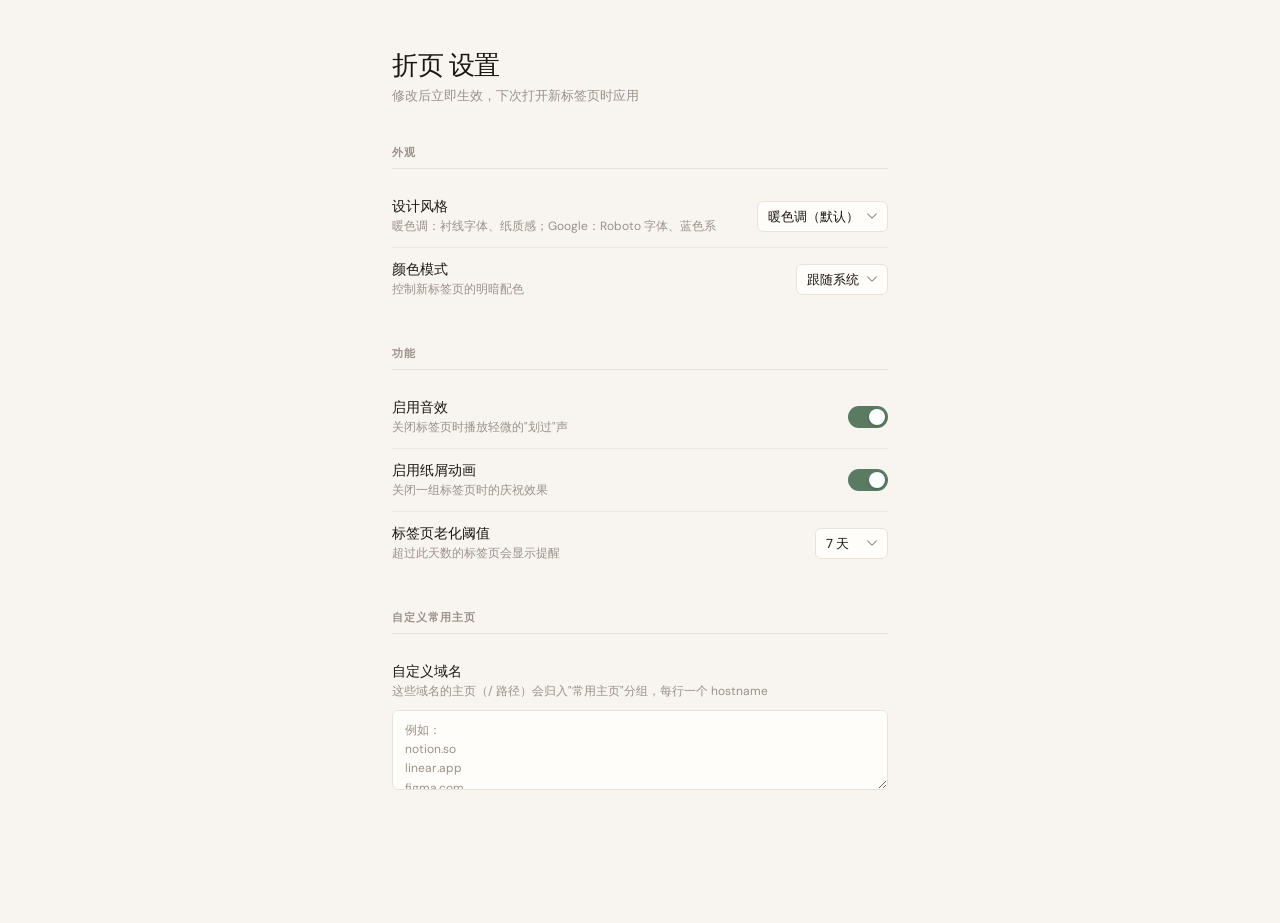
<file: extension/options.html>
<!DOCTYPE html>
<html lang="zh-CN">
<head>
  <meta charset="UTF-8">
  <meta name="viewport" content="width=device-width, initial-scale=1.0">
  <title>折页 设置</title>
  <link rel="preconnect" href="https://fonts.googleapis.com">
  <link href="https://fonts.googleapis.com/css2?family=DM+Sans:wght@300;400;500;600&family=Newsreader:ital,opsz,wght@0,6..72,300;0,6..72,400;1,6..72,300&family=Roboto:wght@300;400;500;700&display=swap" rel="stylesheet">
  <style>
    :root {
      --ink: #1a1613;
      --paper: #f8f5f0;
      --warm-gray: #e8e2da;
      --muted: #9a918a;
      --accent-amber: #c8713a;
      --accent-sage: #5a7a62;
      --accent-rose: #b35a5a;
      --card-bg: #fffdf9;
    }
    @media (prefers-color-scheme: dark) {
      :root:not([data-theme="light"]) {
        --ink: #e8e3da; --paper: #191510; --warm-gray: #2d2820;
        --muted: #8a8078; --card-bg: #211d18;
      }
    }
    :root[data-theme="dark"] {
      --ink: #e8e3da; --paper: #191510; --warm-gray: #2d2820;
      --muted: #8a8078; --card-bg: #211d18;
    }

    * { margin: 0; padding: 0; box-sizing: border-box; }

    body {
      font-family: 'DM Sans', sans-serif;
      background: var(--paper);
      color: var(--ink);
      min-height: 100vh;
      -webkit-font-smoothing: antialiased;
    }

    .page {
      max-width: 560px;
      margin: 0 auto;
      padding: 48px 32px 80px;
    }

    h1 {
      font-family: 'Newsreader', serif;
      font-weight: 300;
      font-size: 26px;
      letter-spacing: -0.5px;
      margin-bottom: 4px;
    }

    .subtitle {
      font-size: 13px;
      color: var(--muted);
      margin-bottom: 40px;
    }

    .section {
      margin-bottom: 36px;
    }

    .section-title {
      font-size: 11px;
      font-weight: 600;
      text-transform: uppercase;
      letter-spacing: 1px;
      color: var(--muted);
      margin-bottom: 16px;
      padding-bottom: 8px;
      border-bottom: 1px solid var(--warm-gray);
    }

    .field {
      display: flex;
      align-items: center;
      justify-content: space-between;
      padding: 12px 0;
      border-bottom: 1px solid rgba(154, 145, 138, 0.12);
      gap: 16px;
    }

    .field:last-child { border-bottom: none; }

    .field-label {
      font-size: 14px;
      color: var(--ink);
    }

    .field-desc {
      font-size: 12px;
      color: var(--muted);
      margin-top: 2px;
    }

    .field-control { flex-shrink: 0; }

    /* Toggle switch */
    .toggle {
      position: relative;
      width: 40px;
      height: 22px;
      display: inline-block;
    }
    .toggle input { opacity: 0; width: 0; height: 0; }
    .toggle-track {
      position: absolute;
      inset: 0;
      background: var(--warm-gray);
      border-radius: 11px;
      cursor: pointer;
      transition: background 0.2s;
    }
    .toggle-track::before {
      content: '';
      position: absolute;
      width: 16px; height: 16px;
      left: 3px; top: 3px;
      background: white;
      border-radius: 50%;
      transition: transform 0.2s;
      box-shadow: 0 1px 3px rgba(0,0,0,0.2);
    }
    .toggle input:checked + .toggle-track { background: var(--accent-sage); }
    .toggle input:checked + .toggle-track::before { transform: translateX(18px); }

    /* Select */
    select {
      font-family: 'DM Sans', sans-serif;
      font-size: 13px;
      color: var(--ink);
      background: var(--card-bg);
      border: 1px solid var(--warm-gray);
      border-radius: 6px;
      padding: 6px 28px 6px 10px;
      cursor: pointer;
      appearance: none;
      -webkit-appearance: none;
      background-image: url("data:image/svg+xml,%3Csvg xmlns='http://www.w3.org/2000/svg' fill='none' viewBox='0 0 24 24' stroke-width='2' stroke='%239a918a'%3E%3Cpath stroke-linecap='round' stroke-linejoin='round' d='m19.5 8.25-7.5 7.5-7.5-7.5' /%3E%3C/svg%3E");
      background-repeat: no-repeat;
      background-position: right 8px center;
      background-size: 14px;
      transition: border-color 0.15s;
    }
    select:focus { outline: none; border-color: var(--accent-amber); }

    /* Textarea for custom hostnames */
    textarea {
      font-family: 'DM Sans', sans-serif;
      font-size: 12px;
      color: var(--ink);
      background: var(--card-bg);
      border: 1px solid var(--warm-gray);
      border-radius: 6px;
      padding: 10px 12px;
      width: 100%;
      resize: vertical;
      min-height: 80px;
      transition: border-color 0.15s;
      line-height: 1.6;
    }
    textarea:focus { outline: none; border-color: var(--accent-amber); }
    textarea::placeholder { color: var(--muted); }

    .textarea-field { flex-direction: column; align-items: flex-start; gap: 10px; }
    .textarea-field .field-control { width: 100%; }

    /* Toast */
    .toast {
      position: fixed;
      bottom: 28px;
      left: 50%;
      transform: translateX(-50%) translateY(60px);
      background: var(--ink);
      color: var(--paper);
      font-size: 13px;
      font-weight: 500;
      padding: 10px 20px;
      border-radius: 8px;
      opacity: 0;
      transition: all 0.35s cubic-bezier(0.16, 1, 0.3, 1);
      pointer-events: none;
      white-space: nowrap;
    }
    .toast.visible {
      opacity: 1;
      transform: translateX(-50%) translateY(0);
    }
  </style>
</head>
<body>
<div class="page">
  <h1>折页 设置</h1>
  <p class="subtitle">修改后立即生效，下次打开新标签页时应用</p>

  <!-- 外观 -->
  <div class="section">
    <div class="section-title">外观</div>

    <div class="field">
      <div>
        <div class="field-label">设计风格</div>
        <div class="field-desc">暖色调：衬线字体、纸质感；Google：Roboto 字体、蓝色系</div>
      </div>
      <div class="field-control">
        <select id="designTheme">
          <option value="warm">暖色调（默认）</option>
          <option value="material">Google 风格</option>
        </select>
      </div>
    </div>

    <div class="field">
      <div>
        <div class="field-label">颜色模式</div>
        <div class="field-desc">控制新标签页的明暗配色</div>
      </div>
      <div class="field-control">
        <select id="theme">
          <option value="system">跟随系统</option>
          <option value="light">浅色</option>
          <option value="dark">深色</option>
        </select>
      </div>
    </div>
  </div>

  <!-- 功能 -->
  <div class="section">
    <div class="section-title">功能</div>

    <div class="field">
      <div>
        <div class="field-label">启用音效</div>
        <div class="field-desc">关闭标签页时播放轻微的"划过"声</div>
      </div>
      <div class="field-control">
        <label class="toggle">
          <input type="checkbox" id="sound" checked>
          <span class="toggle-track"></span>
        </label>
      </div>
    </div>

    <div class="field">
      <div>
        <div class="field-label">启用纸屑动画</div>
        <div class="field-desc">关闭一组标签页时的庆祝效果</div>
      </div>
      <div class="field-control">
        <label class="toggle">
          <input type="checkbox" id="animation" checked>
          <span class="toggle-track"></span>
        </label>
      </div>
    </div>

    <div class="field">
      <div>
        <div class="field-label">标签页老化阈值</div>
        <div class="field-desc">超过此天数的标签页会显示提醒</div>
      </div>
      <div class="field-control">
        <select id="staleThresholdDays">
          <option value="3">3 天</option>
          <option value="7" selected>7 天</option>
          <option value="14">14 天</option>
          <option value="30">30 天</option>
        </select>
      </div>
    </div>
  </div>

  <!-- 常用主页 -->
  <div class="section">
    <div class="section-title">自定义常用主页</div>

    <div class="field textarea-field">
      <div>
        <div class="field-label">自定义域名</div>
        <div class="field-desc">这些域名的主页（/ 路径）会归入"常用主页"分组，每行一个 hostname</div>
      </div>
      <div class="field-control">
        <textarea id="customLandingHostnames" placeholder="例如：&#10;notion.so&#10;linear.app&#10;figma.com"></textarea>
      </div>
    </div>
  </div>
</div>

<div class="toast" id="toast">已保存</div>

<script src="options.js"></script>
</body>
</html>
</file>
